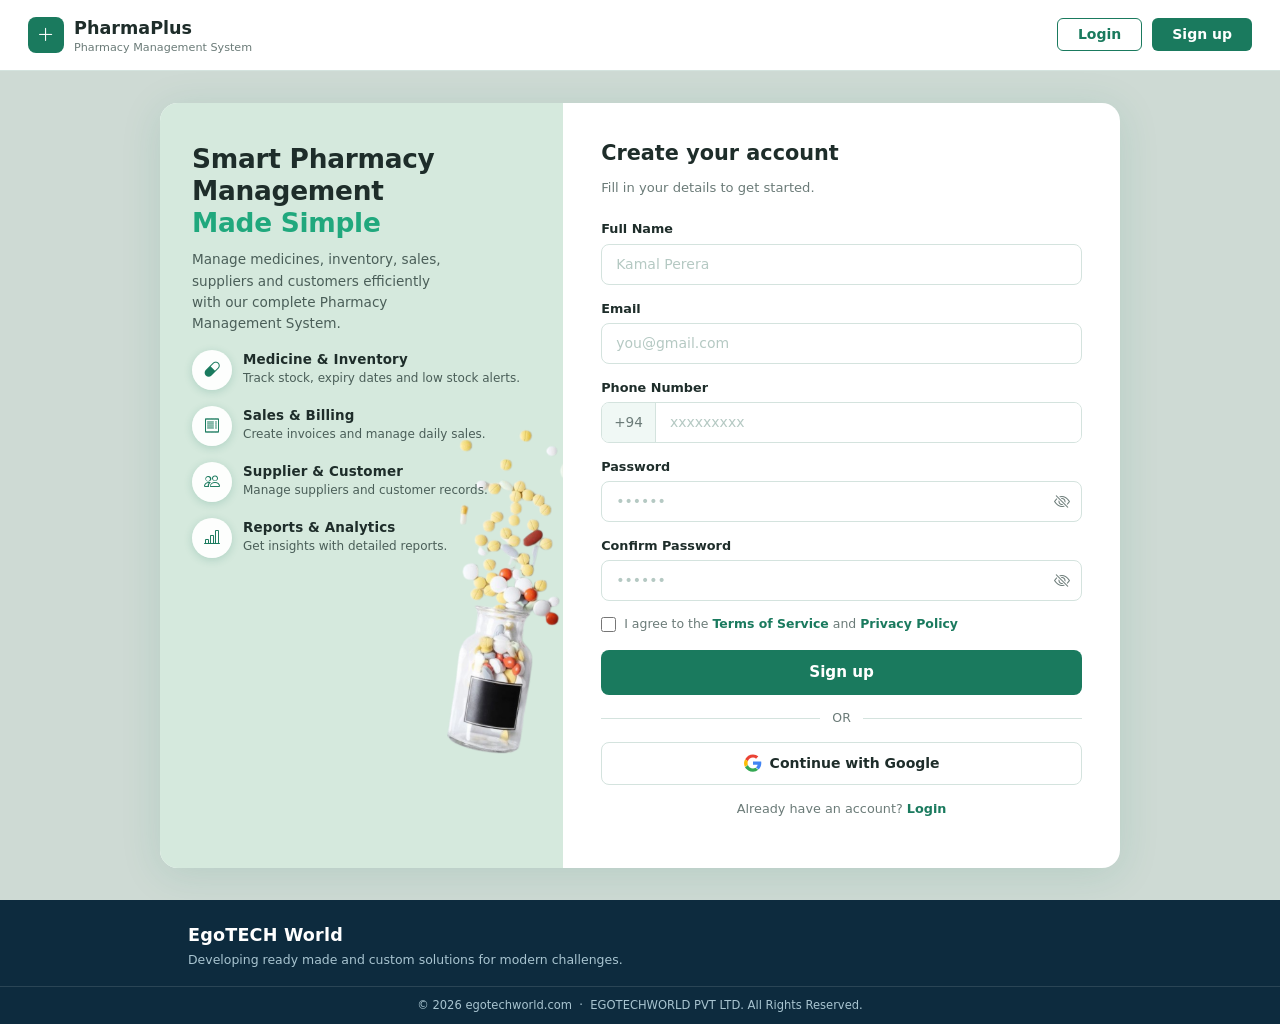
<file: index.html>
<!DOCTYPE html>
<html lang="en">
<head>
  <meta charset="UTF-8" />
  <meta name="viewport" content="width=device-width, initial-scale=1.0"/>
  <title>PharmaPlus - Pharmacy Management System</title>
  <link href="https://cdn.jsdelivr.net/npm/bootstrap@5.3.3/dist/css/bootstrap.min.css" rel="stylesheet"/>
  <link href="https://cdn.jsdelivr.net/npm/bootstrap-icons@1.11.3/font/bootstrap-icons.min.css" rel="stylesheet"/>
  <link rel="stylesheet" href="styles/style.css"/>
</head>
<body>

  <!-- NAVBAR -->
  <nav class="navbar">
    <a class="navbar-brand" href="#">
      <div class="brand-icon"><i class="bi bi-plus-lg"></i></div>
      <div>
        PharmaPlus
        <span class="brand-sub">Pharmacy Management System</span>
      </div>
    </a>
    <div class="nav-btns">
      <button class="btn-login">Login</button>
      <button class="btn-signup-nav">Sign up</button>
    </div>
  </nav>

  <!-- MAIN -->
  <main>
    <div class="card-wrap">

      <!-- LEFT PANEL -->
      <div class="left-panel">
        <div class="left-content">
          <h2>Smart Pharmacy<br>Management<br><span class="highlight">Made Simple</span></h2>
          <p class="tagline">Manage medicines, inventory, sales, suppliers and customers efficiently with our complete Pharmacy Management System.</p>

          <div class="feature">
            <div class="feature-icon"><i class="bi bi-capsule"></i></div>
            <div class="feature-text">
              <p class="ftitle">Medicine &amp; Inventory</p>
              <p class="fdesc">Track stock, expiry dates and low stock alerts.</p>
            </div>
          </div>

          <div class="feature">
            <div class="feature-icon"><i class="bi bi-receipt"></i></div>
            <div class="feature-text">
              <p class="ftitle">Sales &amp; Billing</p>
              <p class="fdesc">Create invoices and manage daily sales.</p>
            </div>
          </div>

          <div class="feature">
            <div class="feature-icon"><i class="bi bi-people"></i></div>
            <div class="feature-text">
              <p class="ftitle">Supplier &amp; Customer</p>
              <p class="fdesc">Manage suppliers and customer records.</p>
            </div>
          </div>

          <div class="feature">
            <div class="feature-icon"><i class="bi bi-bar-chart-line"></i></div>
            <div class="feature-text">
              <p class="ftitle">Reports &amp; Analytics</p>
              <p class="fdesc">Get insights with detailed reports.</p>
            </div>
          </div>
        </div>
      </div>

      <!-- RIGHT PANEL -->
      <div class="right-panel">
        <h3>Create your account</h3>
        <p class="sub">Fill in your details to get started.</p>

        <form id="signupForm" novalidate autocomplete="off">

          <div class="form-group" id="grp-name">
            <label for="fullName">Full Name</label>
            <input type="text" id="fullName" class="form-control" placeholder="Kamal Perera"/>
            <div class="err-msg">Please enter your full name.</div>
          </div>

          <div class="form-group" id="grp-email">
            <label for="email">Email</label>
            <input type="email" id="email" class="form-control" placeholder="you@gmail.com"/>
            <div class="err-msg">Please enter a valid email address.</div>
          </div>

          <div class="form-group" id="grp-phone">
            <label for="phone">Phone Number</label>
            <div class="phone-group">
              <span class="phone-prefix">+94</span>
              <input type="tel" id="phone" class="form-control" placeholder="xxxxxxxxx"/>
            </div>
            <div class="err-msg">Enter a valid 9-digit phone number.</div>
          </div>

          <div class="form-group" id="grp-pass">
            <label for="password">Password</label>
            <div class="pass-wrap">
              <input type="password" id="password" class="form-control" placeholder="••••••"/>
              <button type="button" class="pass-toggle" data-target="password">
                <i class="bi bi-eye-slash"></i>
              </button>
            </div>
            <div class="err-msg">Password must be at least 6 characters.</div>
          </div>

          <div class="form-group" id="grp-cpass">
            <label for="confirmPassword">Confirm Password</label>
            <div class="pass-wrap">
              <input type="password" id="confirmPassword" class="form-control" placeholder="••••••"/>
              <button type="button" class="pass-toggle" data-target="confirmPassword">
                <i class="bi bi-eye-slash"></i>
              </button>
            </div>
            <div class="err-msg" id="cpass-err">Passwords do not match.</div>
          </div>

          <div class="check-row">
            <input type="checkbox" id="terms"/>
            <label for="terms">
              I agree to the <a href="#">Terms of Service</a> and <a href="#">Privacy Policy</a>
            </label>
          </div>

          <button type="submit" class="btn-submit" id="submitBtn">Sign up</button>
        </form>

        <div class="divider">OR</div>

        <button class="btn-google" type="button">
          <svg width="18" height="18" viewBox="0 0 48 48" xmlns="http://www.w3.org/2000/svg">
            <path fill="#EA4335" d="M24 9.5c3.14 0 5.96 1.08 8.18 2.85l6.1-6.1C34.56 3.06 29.57 1 24 1 14.82 1 6.96 6.33 3.19 14.09l7.1 5.52C12.07 13.34 17.58 9.5 24 9.5z"/>
            <path fill="#4285F4" d="M46.14 24.5c0-1.6-.14-3.13-.4-4.61H24v8.73h12.47c-.54 2.9-2.17 5.36-4.63 7.02l7.1 5.52C43.18 37.13 46.14 31.3 46.14 24.5z"/>
            <path fill="#FBBC05" d="M10.29 28.39A14.46 14.46 0 0 1 9.5 24c0-1.52.26-3 .79-4.39l-7.1-5.52A23.94 23.94 0 0 0 0 24c0 3.87.93 7.53 2.57 10.78l7.72-6.39z"/>
            <path fill="#34A853" d="M24 47c5.57 0 10.25-1.84 13.67-5l-7.1-5.52c-1.84 1.23-4.18 1.96-6.57 1.96-6.42 0-11.93-3.84-13.71-9.09l-7.72 6.39C6.96 41.67 14.82 47 24 47z"/>
          </svg>
          Continue with Google
        </button>

        <p class="login-link">Already have an account? <a href="#">Login</a></p>
      </div>

    </div>
  </main>

 <!-- FOOTER -->
<footer>
  <div class="footer-inner">
    <div class="footer-brand">EgoTECH World</div>
    <div class="footer-tag">Developing ready made and custom solutions for modern challenges.</div>
  </div>
  <div class="footer-copy">
    &copy; 2026 egotechworld.com &nbsp;&middot;&nbsp; EGOTECHWORLD PVT LTD. All Rights Reserved.
  </div>
</footer>

  <script src="https://cdn.jsdelivr.net/npm/bootstrap@5.3.3/dist/js/bootstrap.bundle.min.js"></script>
  <script src="js/script.js"></script>
</body>
</html>
</file>
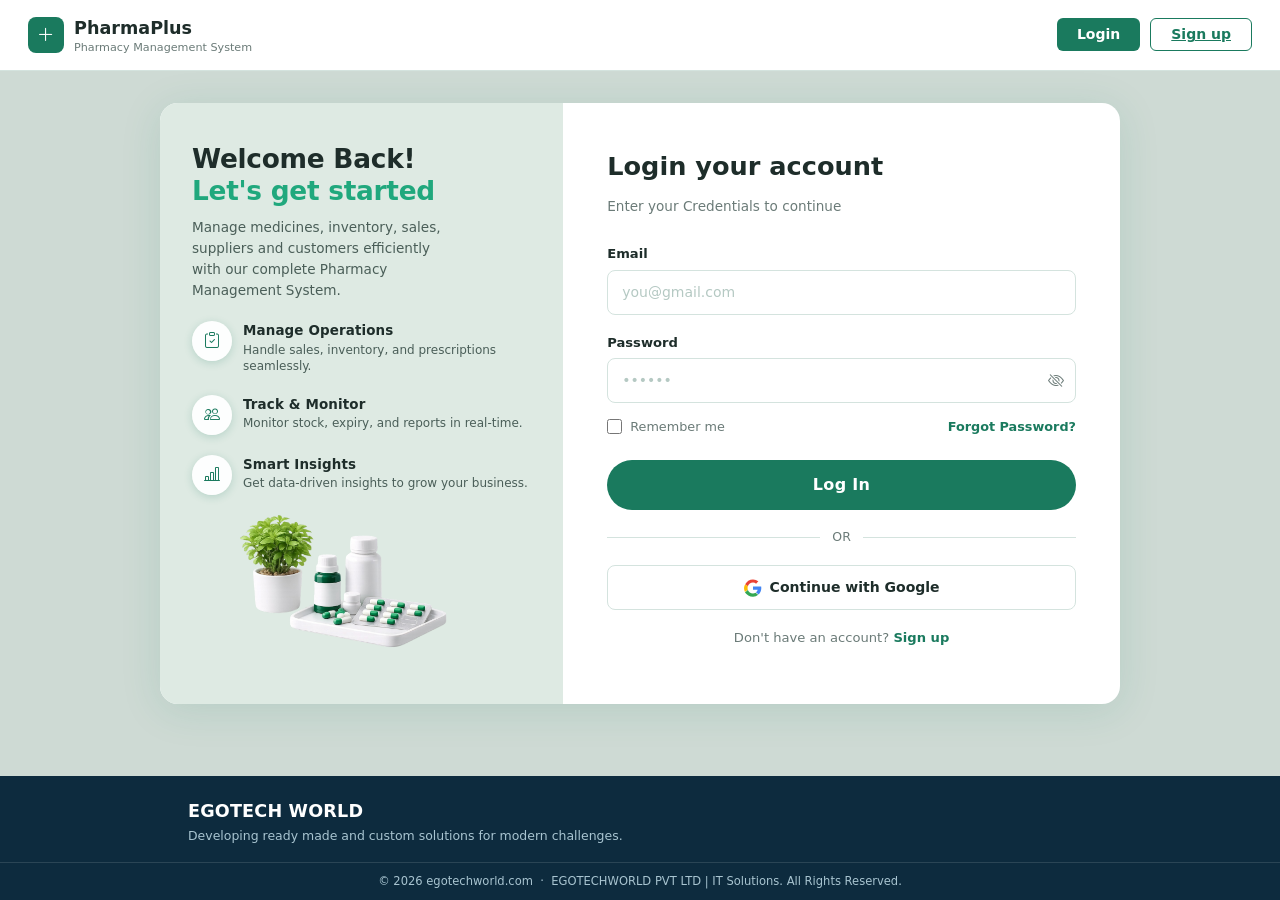
<file: login.html>
<!DOCTYPE html>
<html lang="en">
<head>
  <meta charset="UTF-8" />
  <meta name="viewport" content="width=device-width, initial-scale=1.0"/>
  <title>PharmaPlus - Login</title>
  <link href="https://cdn.jsdelivr.net/npm/bootstrap@5.3.3/dist/css/bootstrap.min.css" rel="stylesheet"/>
  <link href="https://cdn.jsdelivr.net/npm/bootstrap-icons@1.11.3/font/bootstrap-icons.min.css" rel="stylesheet"/>
  <link rel="stylesheet" href="styles/login.css"/>
</head>
<body>

  <!-- NAVBAR -->
  <nav class="navbar">
    <a class="navbar-brand" href="#">
      <div class="brand-icon"><i class="bi bi-plus-lg"></i></div>
      <div>
        PharmaPlus
        <span class="brand-sub">Pharmacy Management System</span>
      </div>
    </a>
    <div class="nav-btns">
      <button class="btn-login-nav active">Login</button>
      <a class="btn-signup-nav" href="signup.html">Sign up</a>
    </div>
  </nav>

  <!-- MAIN -->
  <main>
    <div class="card-wrap">

      <!-- LEFT PANEL -->
      <div class="left-panel">
        <div class="left-content">
          <h2>Welcome Back!<br><span class="highlight">Let's get started</span></h2>
          <p class="tagline">Manage medicines, inventory, sales, suppliers and customers efficiently with our complete Pharmacy Management System.</p>

          <div class="feature">
            <div class="feature-icon"><i class="bi bi-clipboard-check"></i></div>
            <div class="feature-text">
              <p class="ftitle">Manage Operations</p>
              <p class="fdesc">Handle sales, inventory, and prescriptions seamlessly.</p>
            </div>
          </div>

          <div class="feature">
            <div class="feature-icon"><i class="bi bi-people"></i></div>
            <div class="feature-text">
              <p class="ftitle">Track &amp; Monitor</p>
              <p class="fdesc">Monitor stock, expiry, and reports in real-time.</p>
            </div>
          </div>

          <div class="feature">
            <div class="feature-icon"><i class="bi bi-bar-chart-line"></i></div>
            <div class="feature-text">
              <p class="ftitle">Smart Insights</p>
              <p class="fdesc">Get data-driven insights to grow your business.</p>
            </div>
          </div>
        </div>
      </div>

      <!-- RIGHT PANEL -->
      <div class="right-panel">
        <h3>Login your account</h3>
        <p class="sub">Enter your Credentials to continue</p>

        <form id="loginForm" novalidate autocomplete="off">

          <div class="form-group" id="grp-email">
            <label for="email">Email</label>
            <input type="email" id="email" class="form-control" placeholder="you@gmail.com"/>
            <div class="err-msg">Please enter a valid email address.</div>
          </div>

          <div class="form-group" id="grp-pass">
            <label for="password">Password</label>
            <div class="pass-wrap">
              <input type="password" id="password" class="form-control" placeholder="••••••"/>
              <button type="button" class="pass-toggle" data-target="password">
                <i class="bi bi-eye-slash"></i>
              </button>
            </div>
            <div class="err-msg">Please enter your password.</div>
          </div>

          <div class="options-row">
            <label class="remember-wrap">
              <input type="checkbox" id="remember"/>
              <span>Remember me</span>
            </label>
            <a href="#" class="forgot-link">Forgot Password?</a>
          </div>

          <button type="submit" class="btn-submit" id="loginBtn">Log In</button>
        </form>

        <div class="divider">OR</div>

        <button class="btn-google" type="button">
          <svg width="18" height="18" viewBox="0 0 48 48" xmlns="http://www.w3.org/2000/svg">
            <path fill="#EA4335" d="M24 9.5c3.14 0 5.96 1.08 8.18 2.85l6.1-6.1C34.56 3.06 29.57 1 24 1 14.82 1 6.96 6.33 3.19 14.09l7.1 5.52C12.07 13.34 17.58 9.5 24 9.5z"/>
            <path fill="#4285F4" d="M46.14 24.5c0-1.6-.14-3.13-.4-4.61H24v8.73h12.47c-.54 2.9-2.17 5.36-4.63 7.02l7.1 5.52C43.18 37.13 46.14 31.3 46.14 24.5z"/>
            <path fill="#FBBC05" d="M10.29 28.39A14.46 14.46 0 0 1 9.5 24c0-1.52.26-3 .79-4.39l-7.1-5.52A23.94 23.94 0 0 0 0 24c0 3.87.93 7.53 2.57 10.78l7.72-6.39z"/>
            <path fill="#34A853" d="M24 47c5.57 0 10.25-1.84 13.67-5l-7.1-5.52c-1.84 1.23-4.18 1.96-6.57 1.96-6.42 0-11.93-3.84-13.71-9.09l-7.72 6.39C6.96 41.67 14.82 47 24 47z"/>
          </svg>
          Continue with Google
        </button>

        <p class="signup-link">Don't have an account? <a href="signup.html">Sign up</a></p>
      </div>

    </div>
  </main>

  <!-- FOOTER -->
  <footer>
    <div class="footer-inner">
      <div class="footer-brand">EGOTECH WORLD</div>
      <div class="footer-tag">Developing ready made and custom solutions for modern challenges.</div>
    </div>
    <div class="footer-copy">
      &copy; 2026 egotechworld.com &nbsp;&middot;&nbsp; EGOTECHWORLD PVT LTD | IT Solutions. All Rights Reserved.
    </div>
  </footer>

  <script src="https://cdn.jsdelivr.net/npm/bootstrap@5.3.3/dist/js/bootstrap.bundle.min.js"></script>
  <script src="js/login.js"></script>
</body>
</html>
</file>
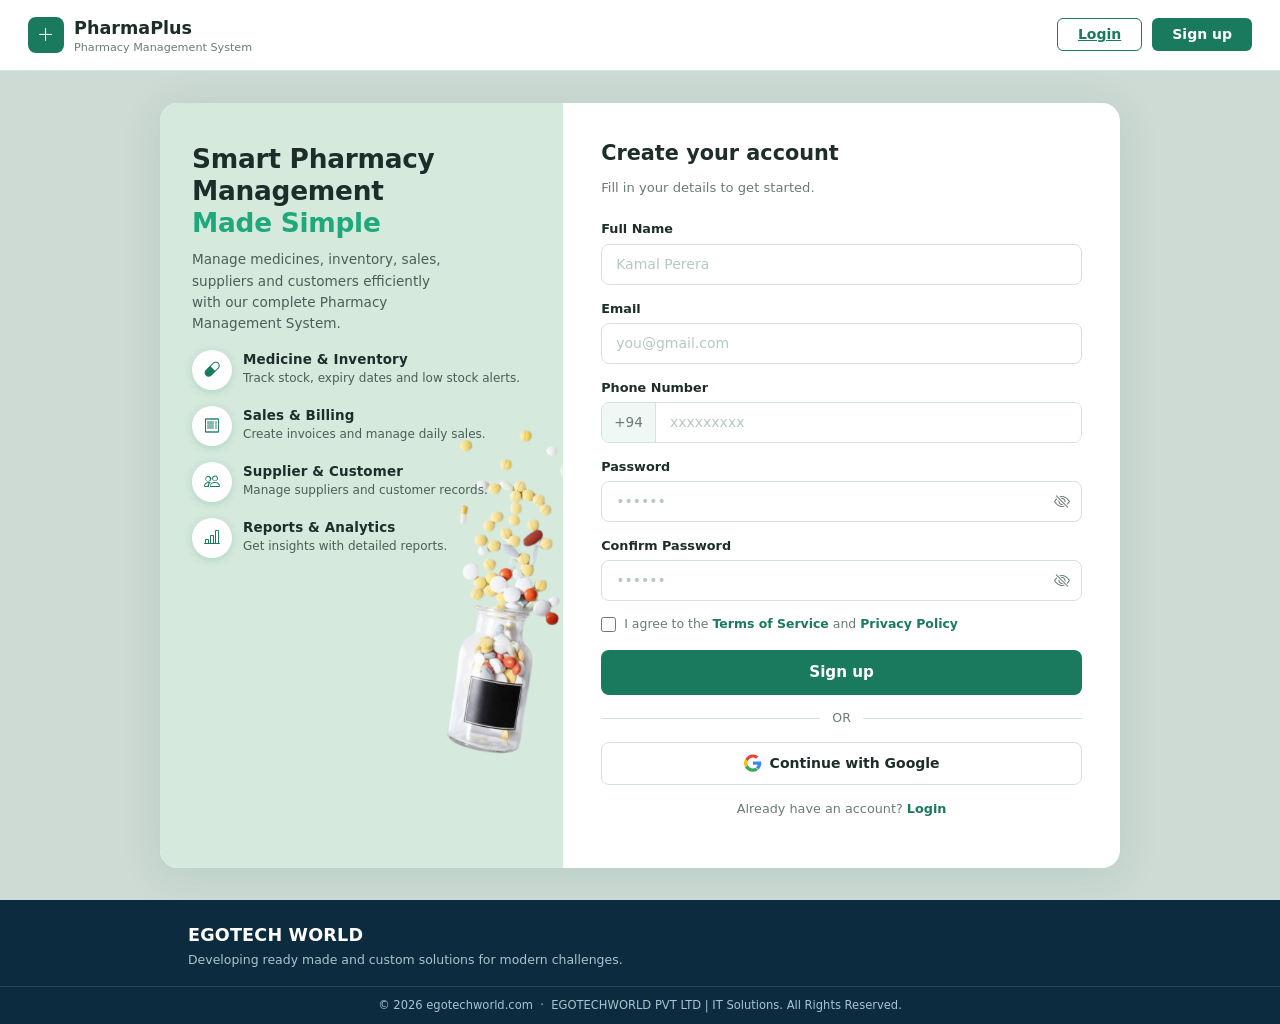
<file: signup.html>
<!DOCTYPE html>
<html lang="en">
<head>
  <meta charset="UTF-8" />
  <meta name="viewport" content="width=device-width, initial-scale=1.0"/>
  <title>PharmaPlus - Pharmacy Management System</title>
  <link href="https://cdn.jsdelivr.net/npm/bootstrap@5.3.3/dist/css/bootstrap.min.css" rel="stylesheet"/>
  <link href="https://cdn.jsdelivr.net/npm/bootstrap-icons@1.11.3/font/bootstrap-icons.min.css" rel="stylesheet"/>
  <link rel="stylesheet" href="styles/signup.css"/>
</head>
<body>

  <!-- NAVBAR -->
  <nav class="navbar">
    <a class="navbar-brand" href="#">
      <div class="brand-icon"><i class="bi bi-plus-lg"></i></div>
      <div>
        PharmaPlus
        <span class="brand-sub">Pharmacy Management System</span>
      </div>
    </a>
    <div class="nav-btns">
      <a class="btn-login" href="login.html">Login</a>
      <button class="btn-signup-nav">Sign up</button>
    </div>
  </nav>

  <!-- MAIN -->
  <main>
    <div class="card-wrap">

      <!-- LEFT PANEL -->
      <div class="left-panel">
        <div class="left-content">
          <h2>Smart Pharmacy<br>Management<br><span class="highlight">Made Simple</span></h2>
          <p class="tagline">Manage medicines, inventory, sales, suppliers and customers efficiently with our complete Pharmacy Management System.</p>

          <div class="feature">
            <div class="feature-icon"><i class="bi bi-capsule"></i></div>
            <div class="feature-text">
              <p class="ftitle">Medicine &amp; Inventory</p>
              <p class="fdesc">Track stock, expiry dates and low stock alerts.</p>
            </div>
          </div>

          <div class="feature">
            <div class="feature-icon"><i class="bi bi-receipt"></i></div>
            <div class="feature-text">
              <p class="ftitle">Sales &amp; Billing</p>
              <p class="fdesc">Create invoices and manage daily sales.</p>
            </div>
          </div>

          <div class="feature">
            <div class="feature-icon"><i class="bi bi-people"></i></div>
            <div class="feature-text">
              <p class="ftitle">Supplier &amp; Customer</p>
              <p class="fdesc">Manage suppliers and customer records.</p>
            </div>
          </div>

          <div class="feature">
            <div class="feature-icon"><i class="bi bi-bar-chart-line"></i></div>
            <div class="feature-text">
              <p class="ftitle">Reports &amp; Analytics</p>
              <p class="fdesc">Get insights with detailed reports.</p>
            </div>
          </div>
        </div>
      </div>

      <!-- RIGHT PANEL -->
      <div class="right-panel">
        <h3>Create your account</h3>
        <p class="sub">Fill in your details to get started.</p>

        <form id="signupForm" novalidate autocomplete="off">

          <div class="form-group" id="grp-name">
            <label for="fullName">Full Name</label>
            <input type="text" id="fullName" class="form-control" placeholder="Kamal Perera"/>
            <div class="err-msg">Please enter your full name.</div>
          </div>

          <div class="form-group" id="grp-email">
            <label for="email">Email</label>
            <input type="email" id="email" class="form-control" placeholder="you@gmail.com"/>
            <div class="err-msg">Please enter a valid email address.</div>
          </div>

          <div class="form-group" id="grp-phone">
            <label for="phone">Phone Number</label>
            <div class="phone-group">
              <span class="phone-prefix">+94</span>
              <input type="tel" id="phone" class="form-control" placeholder="xxxxxxxxx"/>
            </div>
            <div class="err-msg">Enter a valid 9-digit phone number.</div>
          </div>

          <div class="form-group" id="grp-pass">
            <label for="password">Password</label>
            <div class="pass-wrap">
              <input type="password" id="password" class="form-control" placeholder="••••••"/>
              <button type="button" class="pass-toggle" data-target="password">
                <i class="bi bi-eye-slash"></i>
              </button>
            </div>
            <div class="err-msg">Password must be at least 6 characters.</div>
          </div>

          <div class="form-group" id="grp-cpass">
            <label for="confirmPassword">Confirm Password</label>
            <div class="pass-wrap">
              <input type="password" id="confirmPassword" class="form-control" placeholder="••••••"/>
              <button type="button" class="pass-toggle" data-target="confirmPassword">
                <i class="bi bi-eye-slash"></i>
              </button>
            </div>
            <div class="err-msg" id="cpass-err">Passwords do not match.</div>
          </div>

          <div class="check-row">
            <input type="checkbox" id="terms"/>
            <label for="terms">
              I agree to the <a href="#">Terms of Service</a> and <a href="#">Privacy Policy</a>
            </label>
          </div>

          <button type="submit" class="btn-submit" id="submitBtn">Sign up</button>
        </form>

        <div class="divider">OR</div>

        <button class="btn-google" type="button">
          <svg width="18" height="18" viewBox="0 0 48 48" xmlns="http://www.w3.org/2000/svg">
            <path fill="#EA4335" d="M24 9.5c3.14 0 5.96 1.08 8.18 2.85l6.1-6.1C34.56 3.06 29.57 1 24 1 14.82 1 6.96 6.33 3.19 14.09l7.1 5.52C12.07 13.34 17.58 9.5 24 9.5z"/>
            <path fill="#4285F4" d="M46.14 24.5c0-1.6-.14-3.13-.4-4.61H24v8.73h12.47c-.54 2.9-2.17 5.36-4.63 7.02l7.1 5.52C43.18 37.13 46.14 31.3 46.14 24.5z"/>
            <path fill="#FBBC05" d="M10.29 28.39A14.46 14.46 0 0 1 9.5 24c0-1.52.26-3 .79-4.39l-7.1-5.52A23.94 23.94 0 0 0 0 24c0 3.87.93 7.53 2.57 10.78l7.72-6.39z"/>
            <path fill="#34A853" d="M24 47c5.57 0 10.25-1.84 13.67-5l-7.1-5.52c-1.84 1.23-4.18 1.96-6.57 1.96-6.42 0-11.93-3.84-13.71-9.09l-7.72 6.39C6.96 41.67 14.82 47 24 47z"/>
          </svg>
          Continue with Google
        </button>

        <p class="login-link">Already have an account? <a href="login.html">Login</a></p>
      </div>

    </div>
  </main>

 <!-- FOOTER -->
<footer>
  <div class="footer-inner">
    <div class="footer-brand">EGOTECH WORLD</div>
    <div class="footer-tag">Developing ready made and custom solutions for modern challenges.</div>
  </div>
  <div class="footer-copy">
    &copy; 2026 egotechworld.com &nbsp;&middot;&nbsp; EGOTECHWORLD PVT LTD | IT Solutions. All Rights Reserved.
  </div>
</footer>

  <script src="https://cdn.jsdelivr.net/npm/bootstrap@5.3.3/dist/js/bootstrap.bundle.min.js"></script>
  <script src="js/signup.js"></script>
</body>
</html>
</file>
<file: styles/style.css>
:root {
  --pp-green:       #1a7a5e;
  --pp-green-dark:  #145f49;
  --pp-green-light: #e8f5f0;
  --pp-teal:        #20a87d;
  --pp-text:        #1e2d2a;
  --pp-muted:       #6b7b78;
  --pp-border:      #d4e3de;
  --pp-bg:          #cedad4;
}

* { box-sizing: border-box; margin: 0; padding: 0; }

body {
  font-family: 'Segoe UI', system-ui, sans-serif;
  background: var(--pp-bg);
  color: var(--pp-text);
  min-height: 100vh;
  display: flex;
  flex-direction: column;
}

/* ── NAVBAR ── */
.navbar {
  background: #fff;
  border-bottom: 1px solid var(--pp-border);
  padding: 10px 28px;
  display: flex;
  justify-content: space-between;
  align-items: center;
}
.navbar-brand {
  display: flex; align-items: center; gap: 10px;
  font-weight: 700; font-size: 1.1rem;
  color: var(--pp-text); text-decoration: none;
}
.brand-icon {
  width: 36px; height: 36px;
  background: var(--pp-green);
  border-radius: 8px;
  display: flex; align-items: center; justify-content: center;
  color: #fff; font-size: 1.1rem;
}
.brand-sub {
  font-size: 0.7rem; font-weight: 400;
  color: var(--pp-muted); display: block; line-height: 1.2;
}
.nav-btns { display: flex; gap: 10px; }
.btn-login {
  border: 1.5px solid var(--pp-green);
  color: var(--pp-green); background: transparent;
  border-radius: 6px; padding: 5px 20px;
  font-size: 0.875rem; font-weight: 600;
  cursor: pointer; transition: background .2s;
}
.btn-login:hover { background: var(--pp-green-light); }
.btn-signup-nav {
  background: var(--pp-green); color: #fff;
  border-radius: 6px; padding: 5px 20px;
  font-size: 0.875rem; font-weight: 600;
  border: none; cursor: pointer; transition: background .2s;
}
.btn-signup-nav:hover { background: var(--pp-green-dark); }

/* ── MAIN WRAPPER ── */
main {
  flex: 1;
  display: flex;
  align-items: flex-start;
  justify-content: center;
  padding: 32px 16px;
}

/* ── CARD ── */
.card-wrap {
  background: #fff;
  border-radius: 18px;
  overflow: hidden;
  box-shadow: 0 6px 40px rgba(26,122,94,.13);
  max-width: 960px;
  width: 100%;
  display: flex;
  flex-direction: row;
}

/* ── LEFT PANEL ── */
.left-panel {
  width: 42%;
  min-height: 580px;
  position: relative;
  overflow: hidden;
  background-image: url('../images/PharmacyBG.png');
  background-size: 140%;
  background-position: 15% 185%;
  background-repeat: no-repeat;
  background-color: #d5e9dd;
  flex-shrink: 0;
}

/* ── LEFT CONTENT TEXT - clearer fonts ── */
.left-content {
  position: relative;
  z-index: 2;
  padding: 40px 32px 0 32px;
}

.left-content h2 {
  font-size: 1.65rem;
  font-weight: 800;
  line-height: 1.22;
  color: #1e2d2a;
  text-shadow: none;
  letter-spacing: -0.01em;
}

.left-content h2 .highlight {
  color: #20a87d;
}

.left-content .tagline {
  font-size: 0.85rem;
  color: #4a5e58;
  margin-top: 10px;
  line-height: 1.55;
  max-width: 270px;
  font-weight: 500;
}

/* ── FEATURE TEXT - clearer ── */
.feature {
  display: flex;
  align-items: flex-start;
  gap: 11px;
  margin-top: 16px;
}

.feature-icon {
  width: 40px;
  height: 40px;
  border-radius: 50%;
  background: rgba(255, 255, 255, 0.95);
  display: flex;
  align-items: center;
  justify-content: center;
  flex-shrink: 0;
  box-shadow: 0 2px 8px rgba(26, 122, 94, 0.2);
  color: #1a7a5e;
  font-size: 1rem;
}

.feature-text .ftitle {
  font-size: 0.84rem;
  font-weight: 700;
  color: #1e2d2a;
  margin: 0;
  letter-spacing: 0.01em;
}

.feature-text .fdesc {
  font-size: 0.75rem;
  color: #4a5e58;
  margin: 0;
  font-weight: 500;
  line-height: 1.4;
}

/* ── RIGHT PANEL ── */
.right-panel {
  flex: 1;
  padding: 38px 38px 34px;
  display: flex;
  flex-direction: column;
  justify-content: center;
}
.right-panel h3 {
  font-size: 1.3rem; font-weight: 800; color: var(--pp-text);
}
.right-panel .sub {
  font-size: 0.82rem; color: var(--pp-muted);
  margin-top: 4px; margin-bottom: 22px;
}

.form-group { margin-bottom: 14px; }
.form-group label {
  display: block;
  font-size: 0.8rem; font-weight: 600;
  color: var(--pp-text); margin-bottom: 5px;
}
.form-control {
  width: 100%;
  border: 1.5px solid var(--pp-border);
  border-radius: 8px;
  font-size: 0.875rem;
  color: var(--pp-text);
  padding: 9px 14px;
  background: #fff;
  outline: none;
  transition: border-color .2s, box-shadow .2s;
}
.form-control:focus {
  border-color: var(--pp-teal);
  box-shadow: 0 0 0 3px rgba(32,168,125,.12);
}
.form-control::placeholder { color: #b5c9c3; }

/* ── PHONE GROUP FIX ── */
.phone-group {
  display: flex;
  align-items: stretch;
  border: 1.5px solid var(--pp-border);
  border-radius: 8px;
  overflow: hidden;
  transition: border-color .2s, box-shadow .2s;
}
.phone-group:focus-within {
  border-color: var(--pp-teal);
  box-shadow: 0 0 0 3px rgba(32,168,125,.12);
}
.phone-prefix {
  background: #f0f8f5;
  border: none;
  border-right: 1.5px solid var(--pp-border);
  padding: 0 12px;
  font-size: 0.85rem;
  color: var(--pp-muted);
  display: flex;
  align-items: center;
  white-space: nowrap;
  flex-shrink: 0;
}
.phone-group .form-control {
  border: none;
  border-radius: 0;
  box-shadow: none !important;
  flex: 1;
}
.phone-group .form-control:focus {
  border: none;
  box-shadow: none;
}

/* Error state for phone */
.form-group.has-error .phone-group {
  border-color: #dc3545;
}

/* Password wrap */
.pass-wrap { position: relative; }
.pass-wrap .form-control { padding-right: 42px; }
.pass-toggle {
  position: absolute; right: 12px; top: 50%;
  transform: translateY(-50%);
  background: none; border: none;
  cursor: pointer; color: var(--pp-muted);
  font-size: 1rem; line-height: 1; padding: 0;
}

/* Checkbox */
.check-row {
  display: flex; align-items: center; gap: 8px;
  margin-bottom: 16px; margin-top: 4px;
}
.check-row input[type="checkbox"] {
  width: 15px; height: 15px; cursor: pointer;
  accent-color: var(--pp-green);
  flex-shrink: 0;
}
.check-row label {
  font-size: 0.78rem; color: var(--pp-muted); cursor: pointer;
}
.check-row label a {
  color: var(--pp-green); font-weight: 600; text-decoration: none;
}
.check-row label a:hover { text-decoration: underline; }

/* Buttons */
.btn-submit {
  width: 100%; background: var(--pp-green); color: #fff;
  border: none; border-radius: 8px;
  font-size: 0.95rem; font-weight: 700;
  padding: 11px; cursor: pointer;
  transition: background .2s, transform .1s;
}
.btn-submit:hover { background: var(--pp-green-dark); }
.btn-submit:active { transform: scale(.99); }

.divider {
  display: flex; align-items: center; gap: 12px;
  color: var(--pp-muted); font-size: 0.78rem;
  margin: 14px 0;
}
.divider::before, .divider::after {
  content: ''; flex: 1;
  height: 1px; background: var(--pp-border);
}

.btn-google {
  width: 100%; background: #fff;
  border: 1.5px solid var(--pp-border);
  border-radius: 8px; padding: 10px;
  font-size: 0.875rem; font-weight: 600;
  color: var(--pp-text); cursor: pointer;
  display: flex; align-items: center; justify-content: center;
  gap: 8px; transition: background .2s;
}
.btn-google:hover { background: #f6fffe; }

.login-link {
  text-align: center;
  font-size: 0.8rem; color: var(--pp-muted);
  margin-top: 14px;
}
.login-link a {
  color: var(--pp-green); font-weight: 700; text-decoration: none;
}
.login-link a:hover { text-decoration: underline; }

/* Error messages */
.err-msg {
  font-size: 0.74rem; color: #dc3545;
  margin-top: 4px; display: none;
}
.form-group.has-error .form-control {
  border-color: #dc3545;
}
.form-group.has-error .err-msg { display: block; }

/* ── FOOTER ── */
footer {
  background: #0d2b3e;
  color: #fff;
  margin-top: auto;
}
.footer-inner {
  max-width: 960px;
  margin: 0 auto;
  padding: 22px 28px 16px;
}
.footer-brand {
  font-size: 1.1rem;
  font-weight: 800;
  color: #fff;
  letter-spacing: 0.01em;
}
.footer-tag {
  font-size: 0.78rem;
  color: #a8c4d0;
  margin-top: 3px;
}
.footer-copy {
  font-size: 0.72rem;
  color: #a8c4d0;
  border-top: 1px solid rgba(255,255,255,0.12);
  padding: 10px 28px;
  text-align: center;
  max-width: 100%;
}

/* ── RESPONSIVE ── */
@media (max-width: 768px) {
  .card-wrap { flex-direction: column; }
  .left-panel { width: 100%; min-height: 320px; }
  .left-content { padding: 28px 24px 160px; }
  .pills-img { width: 60%; height: 55%; }
  .right-panel { padding: 28px 24px 28px; }
}
</file>
<file: styles/login.css>
:root {
  --pp-green:       #1a7a5e;
  --pp-green-dark:  #145f49;
  --pp-green-light: #e8f5f0;
  --pp-teal:        #20a87d;
  --pp-text:        #1e2d2a;
  --pp-muted:       #6b7b78;
  --pp-border:      #d4e3de;
  --pp-bg:          #cedad4;
}

* { box-sizing: border-box; margin: 0; padding: 0; }

body {
  font-family: 'Segoe UI', system-ui, sans-serif;
  background: var(--pp-bg);
  color: var(--pp-text);
  min-height: 100vh;
  display: flex;
  flex-direction: column;
}

/* ── NAVBAR ── */
.navbar {
  background: #fff;
  border-bottom: 1px solid var(--pp-border);
  padding: 10px 28px;
  display: flex;
  justify-content: space-between;
  align-items: center;
}
.navbar-brand {
  display: flex; align-items: center; gap: 10px;
body.dark-theme {
  --pp-text: #e5e7eb;
  --pp-muted: #94a3b8;
  --pp-border: #243041;
  --pp-bg: #0f172a;
}

  font-weight: 700; font-size: 1.1rem;
  color: var(--pp-text); text-decoration: none;
}
.brand-icon {
  width: 36px; height: 36px;
  background: var(--pp-green);
  border-radius: 8px;
  display: flex; align-items: center; justify-content: center;
  color: #fff; font-size: 1.1rem;
}
.brand-sub {
  font-size: 0.7rem; font-weight: 400;
  color: var(--pp-muted); display: block; line-height: 1.2;
}
.nav-btns { display: flex; gap: 10px; }

/* Login button - active/filled on login page */
.btn-login-nav {
  background: var(--pp-green); color: #fff;
  border-radius: 6px; padding: 5px 20px;
  font-size: 0.875rem; font-weight: 600;
  border: none; cursor: pointer; transition: background .2s;
}
.btn-login-nav:hover { background: var(--pp-green-dark); }

/* Signup button - outlined on login page */
.btn-signup-nav {
  border: 1.5px solid var(--pp-green);
  color: var(--pp-green); background: transparent;
  border-radius: 6px; padding: 5px 20px;
  font-size: 0.875rem; font-weight: 600;
  cursor: pointer; transition: background .2s;
}
.btn-signup-nav:hover { background: var(--pp-green-light); }

/* ── MAIN WRAPPER ── */
main {
  flex: 1;
  display: flex;
  align-items: flex-start;
  justify-content: center;
  padding: 32px 16px;
}

/* ── CARD ── */
.card-wrap {
  background: #fff;
  border-radius: 18px;
  overflow: hidden;
  box-shadow: 0 6px 40px rgba(26,122,94,.13);
  max-width: 960px;
  width: 100%;
  display: flex;
  flex-direction: row;
}

/* ── LEFT PANEL ── */
.left-panel {
  width: 42%;
  min-height: 580px;
  position: relative;
  overflow: hidden;
  background-image: url('../images/Pharmacylogin.png');
  background-size: 110%;
  background-position: 50% 400%;
  background-repeat: no-repeat;
  background-color: #deeae3;
  flex-shrink: 0;
}

/* ── LEFT CONTENT ── */
.left-content {
  position: relative;
  z-index: 2;
  padding: 40px 32px 0 32px;
}

.left-content h2 {
  font-size: 1.65rem;
  font-weight: 800;
  line-height: 1.22;
  color: #1e2d2a;
  letter-spacing: -0.01em;
}

.left-content h2 .highlight {
  color: #20a87d;
}

.left-content .tagline {
  font-size: 0.85rem;
  color: #4a5e58;
  margin-top: 10px;
  line-height: 1.55;
  max-width: 270px;
  font-weight: 500;
}

/* ── FEATURES ── */
.feature {
  display: flex;
  align-items: flex-start;
  gap: 11px;
  margin-top: 20px;
}

.feature-icon {
  width: 40px;
  height: 40px;
  border-radius: 50%;
  background: rgba(255, 255, 255, 0.95);
  display: flex;
  align-items: center;
  justify-content: center;
  flex-shrink: 0;
  box-shadow: 0 2px 8px rgba(26, 122, 94, 0.2);
  color: #1a7a5e;
  font-size: 1rem;
}

.feature-text .ftitle {
  font-size: 0.84rem;
  font-weight: 700;
  color: #1e2d2a;
  margin: 0;
  letter-spacing: 0.01em;
}

.feature-text .fdesc {
  font-size: 0.75rem;
  color: #4a5e58;
  margin: 0;
  font-weight: 500;
  line-height: 1.4;
}

/* ── RIGHT PANEL ── */
.right-panel {
  flex: 1;
  padding: 48px 44px 40px;
  display: flex;
  flex-direction: column;
  justify-content: center;
}

.right-panel h3 {
  font-size: 1.6rem;
  font-weight: 800;
  color: var(--pp-text);
}

.right-panel .sub {
  font-size: 0.85rem;
  color: var(--pp-muted);
  margin-top: 6px;
  margin-bottom: 28px;
}

/* ── FORM ── */
.form-group { margin-bottom: 18px; }

.form-group label {
  display: block;
  font-size: 0.82rem;
  font-weight: 600;
  color: var(--pp-text);
  margin-bottom: 6px;
}

.form-control {
  width: 100%;
  border: 1.5px solid var(--pp-border);
  border-radius: 8px;
  font-size: 0.875rem;
  color: var(--pp-text);
  padding: 11px 14px;
  background: #fff;
  outline: none;
  transition: border-color .2s, box-shadow .2s;
}

.form-control:focus {
  border-color: var(--pp-teal);
  box-shadow: 0 0 0 3px rgba(32,168,125,.12);
}

.form-control::placeholder { color: #b5c9c3; }

/* ── PASSWORD WRAP ── */
.pass-wrap { position: relative; }
.pass-wrap .form-control { padding-right: 42px; }
.pass-toggle {
  position: absolute; right: 12px; top: 50%;
  transform: translateY(-50%);
  background: none; border: none;
  cursor: pointer; color: var(--pp-muted);
  font-size: 1rem; line-height: 1; padding: 0;
}

/* ── OPTIONS ROW (remember + forgot) ── */
.options-row {
  display: flex;
  align-items: center;
  justify-content: space-between;
  margin-bottom: 24px;
  margin-top: -4px;
}

.remember-wrap {
  display: flex;
  align-items: center;
  gap: 8px;
  cursor: pointer;
  font-size: 0.8rem;
  color: var(--pp-muted);
}

.remember-wrap input[type="checkbox"] {
  width: 15px;
  height: 15px;
  cursor: pointer;
  accent-color: var(--pp-green);
  flex-shrink: 0;
}

.forgot-link {
  font-size: 0.8rem;
  font-weight: 600;
  color: var(--pp-green);
  text-decoration: none;
}

.forgot-link:hover { text-decoration: underline; }

/* ── SUBMIT BUTTON ── */
.btn-submit {
  width: 100%;
  background: var(--pp-green);
  color: #fff;
  border: none;
  border-radius: 50px;
  font-size: 1rem;
  font-weight: 700;
  padding: 13px;
  cursor: pointer;
  transition: background .2s, transform .1s;
  letter-spacing: 0.02em;
}

.btn-submit:hover { background: var(--pp-green-dark); }
.btn-submit:active { transform: scale(.99); }

/* ── DIVIDER ── */
.divider {
  display: flex; align-items: center; gap: 12px;
  color: var(--pp-muted); font-size: 0.78rem;
  margin: 18px 0;
}
.divider::before, .divider::after {
  content: ''; flex: 1;
  height: 1px; background: var(--pp-border);
}

/* ── GOOGLE BUTTON ── */
.btn-google {
  width: 100%; background: #fff;
  border: 1.5px solid var(--pp-border);
  border-radius: 8px; padding: 11px;
  font-size: 0.875rem; font-weight: 600;
  color: var(--pp-text); cursor: pointer;
  display: flex; align-items: center; justify-content: center;
  gap: 8px; transition: background .2s;
}
.btn-google:hover { background: #f6fffe; }

/* ── SIGNUP LINK ── */
.signup-link {
  text-align: center;
  font-size: 0.82rem;
  color: var(--pp-muted);
  margin-top: 18px;
}
.signup-link a {
  color: var(--pp-green);
  font-weight: 700;
  text-decoration: none;
}
.signup-link a:hover { text-decoration: underline; }

/* ── ERROR MESSAGES ── */
.err-msg {
  font-size: 0.74rem; color: #dc3545;
  margin-top: 4px; display: none;
}
.form-group.has-error .form-control { border-color: #dc3545; }
.form-group.has-error .err-msg { display: block; }

/* ── FOOTER ── */
footer {
  background: #0d2b3e;
  color: #fff;
  margin-top: auto;
}
.footer-inner {
  max-width: 960px;
  margin: 0 auto;
  padding: 22px 28px 16px;
}
.footer-brand {
  font-size: 1.1rem;
  font-weight: 800;
  color: #fff;
  letter-spacing: 0.01em;
}
.footer-tag {
  font-size: 0.78rem;
  color: #a8c4d0;
  margin-top: 3px;
}
.footer-copy {
  font-size: 0.72rem;
  color: #a8c4d0;
  border-top: 1px solid rgba(255,255,255,0.12);
  padding: 10px 28px;
  text-align: center;
}

/* ── RESPONSIVE ── */
@media (max-width: 768px) {
  .card-wrap { flex-direction: column; }
  .left-panel { width: 100%; min-height: 300px; }
  .left-content { padding: 28px 24px 200px; }
  .right-panel { padding: 28px 24px; }
}
</file>
<file: styles/signup.css>
:root {
  --pp-green:       #1a7a5e;
  --pp-green-dark:  #145f49;
  --pp-green-light: #e8f5f0;
  --pp-teal:        #20a87d;
  --pp-text:        #1e2d2a;
  --pp-muted:       #6b7b78;
  --pp-border:      #d4e3de;
  --pp-bg:          #cedad4;
}

* { box-sizing: border-box; margin: 0; padding: 0; }

body {
  font-family: 'Segoe UI', system-ui, sans-serif;
  background: var(--pp-bg);
  color: var(--pp-text);
  min-height: 100vh;
  display: flex;
  flex-direction: column;
}

/* ── NAVBAR ── */
.navbar {
  background: #fff;
  border-bottom: 1px solid var(--pp-border);
  padding: 10px 28px;
  display: flex;
  justify-content: space-between;
  align-items: center;
}
.navbar-brand {
  display: flex; align-items: center; gap: 10px;
  font-weight: 700; font-size: 1.1rem;
  color: var(--pp-text); text-decoration: none;
}
.brand-icon {
  width: 36px; height: 36px;
  background: var(--pp-green);
  border-radius: 8px;
  display: flex; align-items: center; justify-content: center;
  color: #fff; font-size: 1.1rem;
}
.brand-sub {
  font-size: 0.7rem; font-weight: 400;
  color: var(--pp-muted); display: block; line-height: 1.2;
}
.nav-btns { display: flex; gap: 10px; }
.btn-login {
  border: 1.5px solid var(--pp-green);
  color: var(--pp-green); background: transparent;
  border-radius: 6px; padding: 5px 20px;
  font-size: 0.875rem; font-weight: 600;
  cursor: pointer; transition: background .2s;
}
.btn-login:hover { background: var(--pp-green-light); }
.btn-signup-nav {
  background: var(--pp-green); color: #fff;
  border-radius: 6px; padding: 5px 20px;
  font-size: 0.875rem; font-weight: 600;
  border: none; cursor: pointer; transition: background .2s;
}
.btn-signup-nav:hover { background: var(--pp-green-dark); }

/* ── MAIN WRAPPER ── */
main {
  flex: 1;
  display: flex;
  align-items: flex-start;
  justify-content: center;
  padding: 32px 16px;
}

/* ── CARD ── */
.card-wrap {
  background: #fff;
  border-radius: 18px;
  overflow: hidden;
  box-shadow: 0 6px 40px rgba(26,122,94,.13);
  max-width: 960px;
  width: 100%;
  display: flex;
  flex-direction: row;
}

/* ── LEFT PANEL ── */
.left-panel {
  width: 42%;
  min-height: 580px;
  position: relative;
  overflow: hidden;
  background-image: url('../images/PharmacyBG.png');
  background-size: 140%;
  background-position: 15% 185%;
  background-repeat: no-repeat;
  background-color: #d5e9dd;
  flex-shrink: 0;
}

/* ── LEFT CONTENT TEXT - clearer fonts ── */
.left-content {
  position: relative;
  z-index: 2;
  padding: 40px 32px 0 32px;
}

.left-content h2 {
  font-size: 1.65rem;
  font-weight: 800;
  line-height: 1.22;
  color: #1e2d2a;
  text-shadow: none;
  letter-spacing: -0.01em;
}

.left-content h2 .highlight {
  color: #20a87d;
}

.left-content .tagline {
  font-size: 0.85rem;
  color: #4a5e58;
  margin-top: 10px;
  line-height: 1.55;
  max-width: 270px;
  font-weight: 500;
}

/* ── FEATURE TEXT - clearer ── */
.feature {
  display: flex;
  align-items: flex-start;
  gap: 11px;
  margin-top: 16px;
}

.feature-icon {
  width: 40px;
  height: 40px;
  border-radius: 50%;
  background: rgba(255, 255, 255, 0.95);
  display: flex;
  align-items: center;
  justify-content: center;
  flex-shrink: 0;
  box-shadow: 0 2px 8px rgba(26, 122, 94, 0.2);
  color: #1a7a5e;
  font-size: 1rem;
}

.feature-text .ftitle {
  font-size: 0.84rem;
  font-weight: 700;
  color: #1e2d2a;
  margin: 0;
  letter-spacing: 0.01em;
}

.feature-text .fdesc {
  font-size: 0.75rem;
  color: #4a5e58;
  margin: 0;
  font-weight: 500;
  line-height: 1.4;
}

/* ── RIGHT PANEL ── */
.right-panel {
  flex: 1;
  padding: 38px 38px 34px;
  display: flex;
  flex-direction: column;
  justify-content: center;
}
.right-panel h3 {
  font-size: 1.3rem; font-weight: 800; color: var(--pp-text);
}
.right-panel .sub {
  font-size: 0.82rem; color: var(--pp-muted);
  margin-top: 4px; margin-bottom: 22px;
}

.form-group { margin-bottom: 14px; }
.form-group label {
  display: block;
  font-size: 0.8rem; font-weight: 600;
  color: var(--pp-text); margin-bottom: 5px;
}
.form-control {
  width: 100%;
  border: 1.5px solid var(--pp-border);
  border-radius: 8px;
  font-size: 0.875rem;
  color: var(--pp-text);
  padding: 9px 14px;
  background: #fff;
  outline: none;
  transition: border-color .2s, box-shadow .2s;
}
.form-control:focus {
  border-color: var(--pp-teal);
  box-shadow: 0 0 0 3px rgba(32,168,125,.12);
}
.form-control::placeholder { color: #b5c9c3; }

/* ── PHONE GROUP FIX ── */
.phone-group {
  display: flex;
  align-items: stretch;
  border: 1.5px solid var(--pp-border);
  border-radius: 8px;
  overflow: hidden;
  transition: border-color .2s, box-shadow .2s;
}
.phone-group:focus-within {
  border-color: var(--pp-teal);
  box-shadow: 0 0 0 3px rgba(32,168,125,.12);
}
.phone-prefix {
  background: #f0f8f5;
  border: none;
  border-right: 1.5px solid var(--pp-border);
  padding: 0 12px;
  font-size: 0.85rem;
  color: var(--pp-muted);
  display: flex;
  align-items: center;
  white-space: nowrap;
  flex-shrink: 0;
}
.phone-group .form-control {
  border: none;
  border-radius: 0;
  box-shadow: none !important;
  flex: 1;
}
.phone-group .form-control:focus {
  border: none;
  box-shadow: none;
}

/* Error state for phone */
.form-group.has-error .phone-group {
  border-color: #dc3545;
}

/* Password wrap */
.pass-wrap { position: relative; }
.pass-wrap .form-control { padding-right: 42px; }
.pass-toggle {
  position: absolute; right: 12px; top: 50%;
  transform: translateY(-50%);
  background: none; border: none;
  cursor: pointer; color: var(--pp-muted);
  font-size: 1rem; line-height: 1; padding: 0;
}

/* Checkbox */
.check-row {
  display: flex; align-items: center; gap: 8px;
  margin-bottom: 16px; margin-top: 4px;
}
.check-row input[type="checkbox"] {
  width: 15px; height: 15px; cursor: pointer;
  accent-color: var(--pp-green);
  flex-shrink: 0;
}
.check-row label {
  font-size: 0.78rem; color: var(--pp-muted); cursor: pointer;
}
.check-row label a {
  color: var(--pp-green); font-weight: 600; text-decoration: none;
}
.check-row label a:hover { text-decoration: underline; }

/* Buttons */
.btn-submit {
  width: 100%; background: var(--pp-green); color: #fff;
  border: none; border-radius: 8px;
  font-size: 0.95rem; font-weight: 700;
  padding: 11px; cursor: pointer;
  transition: background .2s, transform .1s;
}
.btn-submit:hover { background: var(--pp-green-dark); }
.btn-submit:active { transform: scale(.99); }

.divider {
  display: flex; align-items: center; gap: 12px;
  color: var(--pp-muted); font-size: 0.78rem;
  margin: 14px 0;
}
.divider::before, .divider::after {
  content: ''; flex: 1;
  height: 1px; background: var(--pp-border);
}

.btn-google {
  width: 100%; background: #fff;
  border: 1.5px solid var(--pp-border);
  border-radius: 8px; padding: 10px;
  font-size: 0.875rem; font-weight: 600;
  color: var(--pp-text); cursor: pointer;
  display: flex; align-items: center; justify-content: center;
  gap: 8px; transition: background .2s;
}
.btn-google:hover { background: #f6fffe; }

.login-link {
  text-align: center;
  font-size: 0.8rem; color: var(--pp-muted);
  margin-top: 14px;
}
.login-link a {
  color: var(--pp-green); font-weight: 700; text-decoration: none;
}
.login-link a:hover { text-decoration: underline; }

/* Error messages */
.err-msg {
  font-size: 0.74rem; color: #dc3545;
  margin-top: 4px; display: none;
}
.form-group.has-error .form-control {
  border-color: #dc3545;
}
.form-group.has-error .err-msg { display: block; }

/* ── FOOTER ── */
footer {
  background: #0d2b3e;
  color: #fff;
  margin-top: auto;
}
.footer-inner {
  max-width: 960px;
  margin: 0 auto;
  padding: 22px 28px 16px;
}
.footer-brand {
  font-size: 1.1rem;
  font-weight: 800;
  color: #fff;
  letter-spacing: 0.01em;
}
.footer-tag {
  font-size: 0.78rem;
  color: #a8c4d0;
  margin-top: 3px;
}
.footer-copy {
  font-size: 0.72rem;
  color: #a8c4d0;
  border-top: 1px solid rgba(255,255,255,0.12);
  padding: 10px 28px;
  text-align: center;
  max-width: 100%;
}

/* ── RESPONSIVE ── */
@media (max-width: 768px) {
  .card-wrap { flex-direction: column; }
  .left-panel { width: 100%; min-height: 320px; }
  .left-content { padding: 28px 24px 160px; }
  .pills-img { width: 60%; height: 55%; }
  .right-panel { padding: 28px 24px 28px; }
}

body.dark-theme {
  --pp-text: #e5e7eb;
  --pp-muted: #94a3b8;
  --pp-border: #243041;
  --pp-bg: #0f172a;
}

body.dark-theme .navbar,
body.dark-theme .card-wrap,
body.dark-theme .right-panel,
body.dark-theme .form-control,
body.dark-theme .phone-group,
body.dark-theme .btn-google,
body.dark-theme .btn-login,
body.dark-theme .btn-signup-nav {
  background: #111827;
  border-color: #243041;
}

body.dark-theme .left-panel {
  background-color: #111827;
}

body.dark-theme .left-content h2,
body.dark-theme .right-panel h3,
body.dark-theme .form-group label,
body.dark-theme .navbar-brand,
body.dark-theme .btn-google,
body.dark-theme .footer-brand,
body.dark-theme .check-row label {
  color: #e5e7eb;
}

body.dark-theme .left-content .tagline,
body.dark-theme .feature-text .fdesc,
body.dark-theme .brand-sub,
body.dark-theme .right-panel .sub,
body.dark-theme .login-link,
body.dark-theme .footer-tag,
body.dark-theme .footer-copy {
  color: #94a3b8;
}

body.dark-theme .feature-icon {
  background: rgba(15,23,42,0.9);
}

body.dark-theme .form-control::placeholder {
  color: #64748b;
}

body.dark-theme footer {
  background: #08111f;
}
</file>
